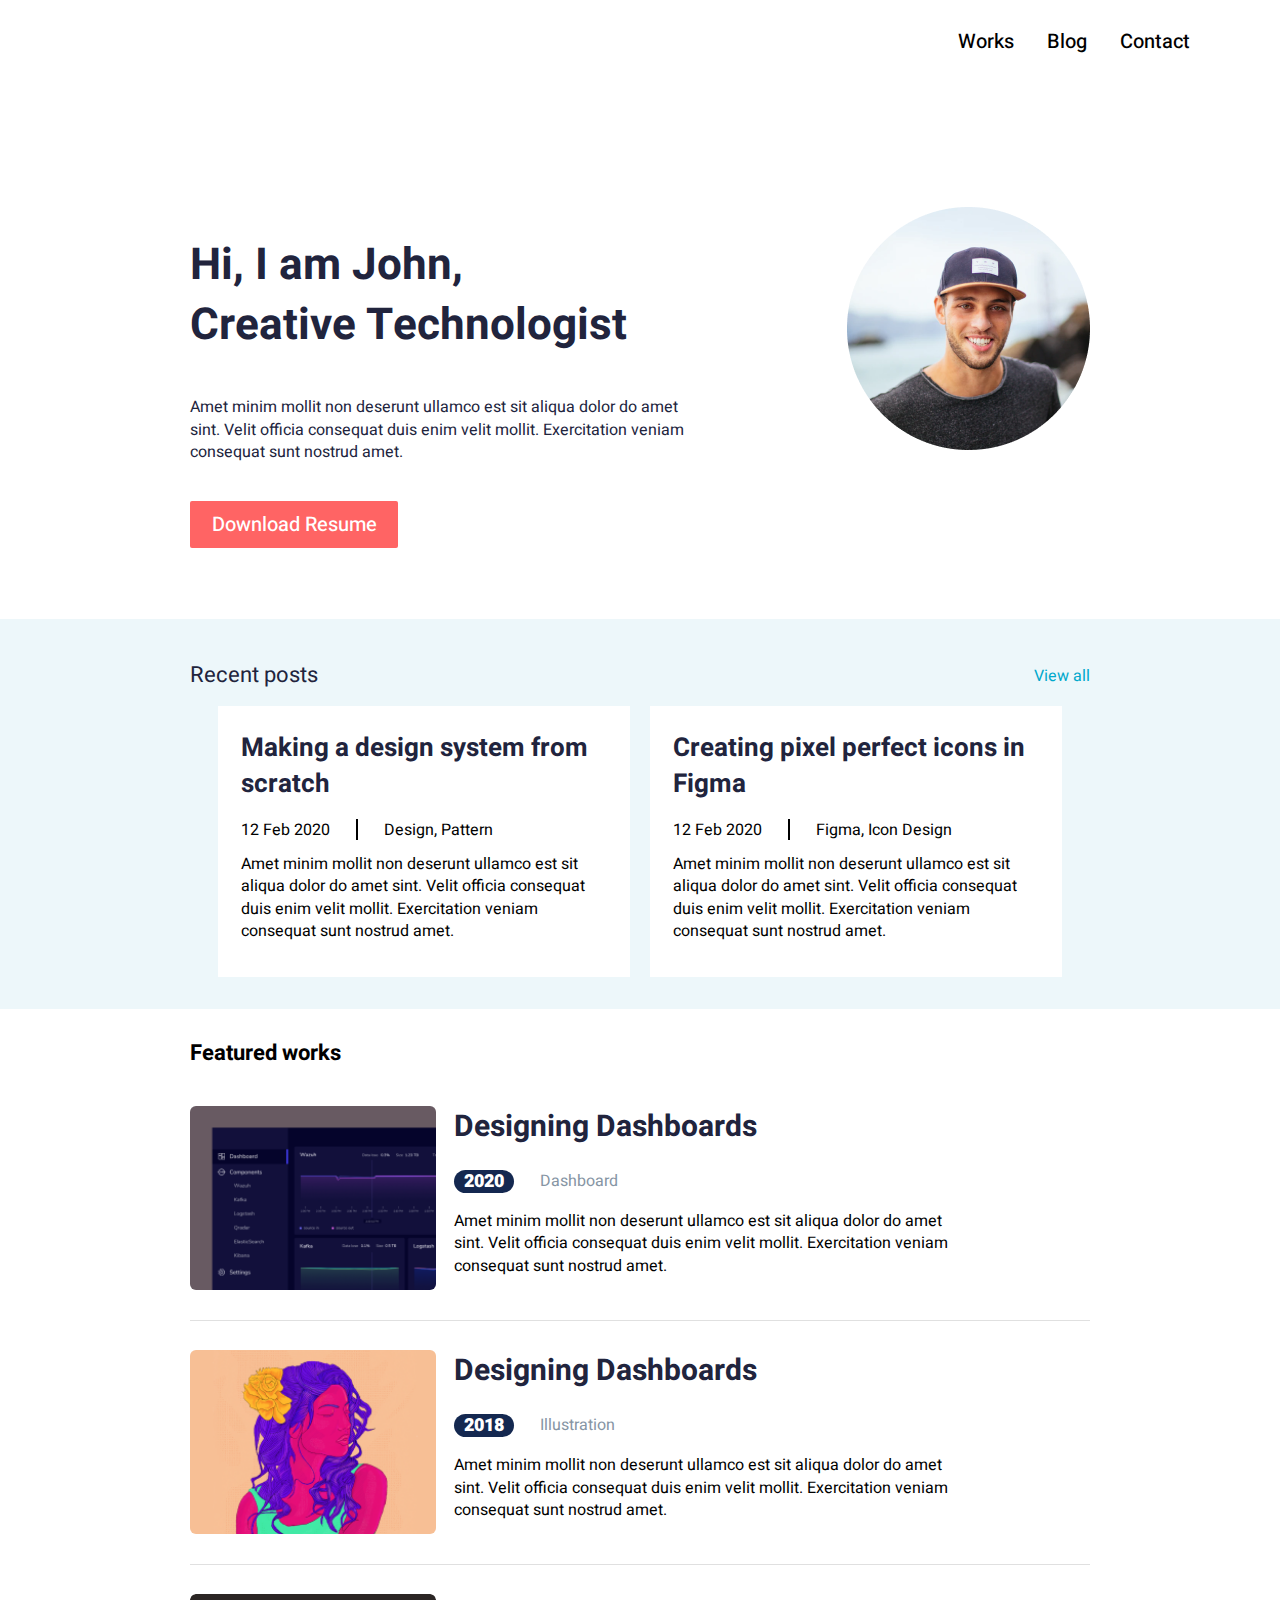
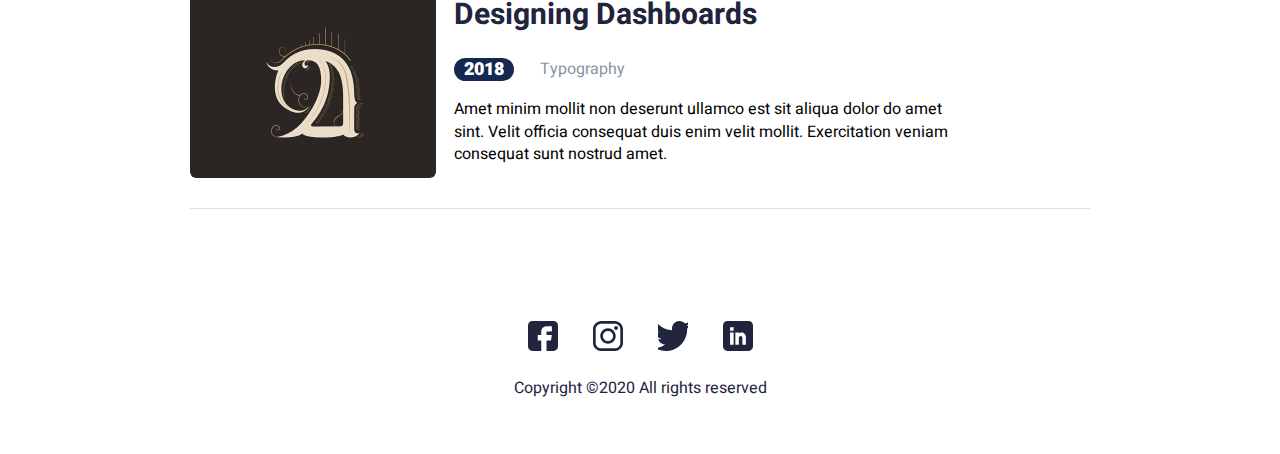
<file: index.html>
<!DOCTYPE html>
<html lang="ru">
  <head>
    <meta charset="UTF-8" />
    <meta name="viewport" content="width=device-width, initial-scale=1.0" />
    <title>John</title>
    <link rel="stylesheet" href="./styles/style.min.css" />
  </head>
  <body>
    <!-- HEADER START -->
    <header class="header">
      <div class="hedaer__container container">
        <nav class="header__nav">
          <input id="burger-toggle" type="checkbox" />
          <label for="burger-toggle">
            <span></span>
          </label>
          <ul class="nav__list">
            <li class="nav__item">
              <a href="./src/page/works.html" class="nav__link">Works</a>
            </li>
            <li class="nav__item">
              <a href="./src/page/blog.html" class="nav__link">Blog</a>
            </li>
            <li class="nav__item">
              <a href="./index.html" class="nav__link">Contact</a>
            </li>
          </ul>
        </nav>
      </div>
    </header>
    <!-- HEADER END -->
    <!-- MAIN START -->
    <main class="main">
      <section class="hero">
        <div class="hero__container container">
          <div class="hero__content">
            <h1 class="hero__title text-1">
              Hi, I am John, <br />
              Creative Technologist
            </h1>
            <p class="hero__subtitle">
              Amet minim mollit non deserunt ullamco est sit aliqua dolor do
              amet sint. Velit officia consequat duis enim velit mollit.
              Exercitation veniam consequat sunt nostrud amet.
            </p>
            <a href="#" class="hero__btn btn">Download Resume</a>
          </div>
          <img
            class="hero__images"
            src="./src/images/John-Avatar.png"
            alt="John-Avatar"
            width="243"
            height="243"
          />
        </div>
      </section>

      <section class="page">
        <div class="page__container container">
          <div class="page__box">
            <a href="#" class="page__href">Recent posts</a>
            <a href="#" class="view-all">View all</a>
          </div>
          <div class="page__content">
            <div class="page__content__box">
              <h3 class="page__content__box__title text-3">
                Making a design system from <br />
                scratch
              </h3>
              <div class="page__content__box__data">
                <p class="page__content__box__data__day">12 Feb 2020</p>
                <div class="page__divider"></div>
                <p class="page__content__box__data__text">Design, Pattern</p>
              </div>
              <p class="page__content__box__subtitle">
                Amet minim mollit non deserunt ullamco est sit aliqua dolor do
                amet sint. Velit officia consequat duis enim velit mollit.
                Exercitation veniam consequat sunt nostrud amet.
              </p>
            </div>
            <div class="page__content__box">
              <h3 class="page__content__box__title text-3">
                Creating pixel perfect icons in <br />
                Figma
              </h3>
              <div class="page__content__box__data">
                <p class="page__content__box__data__day">12 Feb 2020</p>
                <div class="page__divider"></div>
                <p class="page__content__box__data__text">Figma, Icon Design</p>
              </div>
              <p class="page__content__box__subtitle">
                Amet minim mollit non deserunt ullamco est sit aliqua dolor do
                amet sint. Velit officia consequat duis enim velit mollit.
                Exercitation veniam consequat sunt nostrud amet.
              </p>
            </div>
          </div>
        </div>
      </section>

      <section class="dashboards">
        <div class="dashboards__container container">
          <h4 class="dashboards__subtitle">Featured works</h4>
          <div class="dashboards__content">
            <div class="dashboards__content__box">
              <img
                class="dashboards__images"
                src="./src/images/dashboards-images.png"
                alt=""
              />
              <div class="content__box">
                <h2 class="content__box__title text-2">Designing Dashboards</h2>
                <div class="dashboards__info">
                  <p class="dashboards__year">2020</p>
                  <p class="dashboards__text">Dashboard</p>
                </div>
                <p class="dashboard__subtitle">
                  Amet minim mollit non deserunt ullamco est sit aliqua dolor do
                  amet sint. Velit officia consequat duis enim velit mollit.
                  Exercitation veniam consequat sunt nostrud amet.
                </p>
              </div>
            </div>
            <div class="dashboards__divider divider"></div>
            <div class="dashboards__content__box none">
              <img
                class="dashboards__images"
                src="./src/images/dashboards-images__avatar.png"
                alt=""
              />
              <div class="content__box">
                <h2 class="content__box__title text-2">Designing Dashboards</h2>
                <div class="dashboards__info">
                  <p class="dashboards__year">2018</p>
                  <p class="dashboards__text">Illustration</p>
                </div>
                <p class="dashboard__subtitle">
                  Amet minim mollit non deserunt ullamco est sit aliqua dolor do
                  amet sint. Velit officia consequat duis enim velit mollit.
                  Exercitation veniam consequat sunt nostrud amet.
                </p>
              </div>
            </div>
            <div class="dashboards__divider divider none"></div>
            <div class="dashboards__content__box none">
              <img
                class="dashboards__images"
                src="./src/images/dashboards-images__A.png"
                alt=""
              />
              <div class="content__box">
                <h2 class="content__box__title text-2">Designing Dashboards</h2>
                <div class="dashboards__info">
                  <p class="dashboards__year">2018</p>
                  <p class="dashboards__text">Typography</p>
                </div>
                <p class="dashboard__subtitle">
                  Amet minim mollit non deserunt ullamco est sit aliqua dolor do
                  amet sint. Velit officia consequat duis enim velit mollit.
                  Exercitation veniam consequat sunt nostrud amet.
                </p>
              </div>
            </div>
            <div class="dashboards__divider divider none"></div>
          </div>
        </div>
      </section>
    </main>
    <!-- MAIN END -->
    <!-- FOOTER START -->
    <footer class="footer">
      <div class="footer__container container">
        <div class="footer__social">
          <a href="" class="footer__social__link">
            <img
              src="./src/images/icon-facebook.svg"
              alt="icon-facebook"
              width="30"
              height="30"
          /></a>
          <a href="" class="footer__social__link">
            <img
              src="./src/images/icon-instagram.svg"
              alt="icon-facebook"
              width="30"
              height="30"
          /></a>
          <a href="" class="footer__social__link">
            <img
              src="./src/images/icon-twitter.svg"
              alt="icon-facebook"
              width="30"
              height="30"
          /></a>
          <a href="" class="footer__social__link">
            <img
              src="./src/images/icon-linkedin.svg"
              alt="icon-facebook"
              width="30"
              height="30"
          /></a>
        </div>
        <p class="footer__subtitle">Copyright ©2020 All rights reserved</p>
      </div>
    </footer>
    <!-- FOOTER END -->
  </body>
</html>
</file>
<file: styles/style.min.css>
/*! normalize.css v8.0.1 | MIT License | github.com/necolas/normalize.css */html{line-height:1.15;-webkit-text-size-adjust:100%}body{margin:0}main{display:block}h1{font-size:2em;margin:.67em 0}hr{-webkit-box-sizing:content-box;box-sizing:content-box;height:0;overflow:visible}pre{font-family:monospace,monospace;font-size:1em}a{background-color:rgba(0,0,0,0)}abbr[title]{border-bottom:none;text-decoration:underline;-webkit-text-decoration:underline dotted;text-decoration:underline dotted}b,strong{font-weight:bolder}code,kbd,samp{font-family:monospace,monospace;font-size:1em}small{font-size:80%}sub,sup{font-size:75%;line-height:0;position:relative;vertical-align:baseline}sub{bottom:-0.25em}sup{top:-0.5em}img{border-style:none}button,input,optgroup,select,textarea{font-family:inherit;font-size:100%;line-height:1.15;margin:0}button,input{overflow:visible}button,select{text-transform:none}button,[type=button],[type=reset],[type=submit]{-webkit-appearance:button}button::-moz-focus-inner,[type=button]::-moz-focus-inner,[type=reset]::-moz-focus-inner,[type=submit]::-moz-focus-inner{border-style:none;padding:0}button:-moz-focusring,[type=button]:-moz-focusring,[type=reset]:-moz-focusring,[type=submit]:-moz-focusring{outline:1px dotted ButtonText}fieldset{padding:.35em .75em .625em}legend{-webkit-box-sizing:border-box;box-sizing:border-box;color:inherit;display:table;max-width:100%;padding:0;white-space:normal}progress{vertical-align:baseline}textarea{overflow:auto}[type=checkbox],[type=radio]{-webkit-box-sizing:border-box;box-sizing:border-box;padding:0}[type=number]::-webkit-inner-spin-button,[type=number]::-webkit-outer-spin-button{height:auto}[type=search]{-webkit-appearance:textfield;outline-offset:-2px}[type=search]::-webkit-search-decoration{-webkit-appearance:none}::-webkit-file-upload-button{-webkit-appearance:button;font:inherit}details{display:block}summary{display:list-item}template{display:none}[hidden]{display:none}.text-1{font-family:"Heebo";font-size:4.4rem;font-weight:700;line-height:1.36}.text-2{font-family:"Heebo";font-size:3rem;font-weight:700;line-height:1.46}.text-3{font-family:"Heebo";font-size:2.6rem;font-weight:700;line-height:1.4}*,*::after,*::before{margin:0;padding:0;-webkit-box-sizing:border-box;box-sizing:border-box}*:focus{outline:2px dotted red;outline-offset:4px}html{height:100%;font-size:62.5%;scroll-behavior:smooth}ul,ol{list-style:none}a{display:inline-block;text-decoration:none}img{-o-object-fit:cover;object-fit:cover;display:-webkit-box;display:-ms-flexbox;display:flex}body{display:-webkit-box;display:-ms-flexbox;display:flex;-webkit-box-orient:vertical;-webkit-box-direction:normal;-ms-flex-direction:column;flex-direction:column;height:100%;font-size:1.6rem;font-family:"Heebo";font-weight:400;line-height:1.4}main{-webkit-box-flex:1;-ms-flex-positive:1;flex-grow:1}.divider{width:100%;height:1px;background-color:#e0e0e0;margin-bottom:2.9rem}.container{width:100%;max-width:1196px;margin-left:auto;margin-right:auto;padding-left:148px;padding-right:148px}@media screen and (max-width: 550px){.container{padding-left:32px;padding-right:31px}}@font-face{font-display:swap;font-family:"Heebo";font-style:normal;font-weight:400;src:url("../src/fonts/heebo-v26-latin-regular.woff2") format("woff2")}@font-face{font-display:swap;font-family:"Heebo";font-style:normal;font-weight:500;src:url("../src/fonts/heebo-v26-latin-500.woff2") format("woff2")}@font-face{font-display:swap;font-family:"Heebo";font-style:normal;font-weight:700;src:url("../src/fonts/heebo-v26-latin-700.woff2") format("woff2")}@font-face{font-display:swap;font-family:"Heebo";font-style:normal;font-weight:900;src:url("../src/fonts/heebo-v26-latin-900.woff2") format("woff2")}.btn{width:208px;height:47px;border-radius:2px;color:#fff;display:-webkit-box;display:-ms-flexbox;display:flex;-webkit-box-pack:center;-ms-flex-pack:center;justify-content:center;-webkit-box-align:center;-ms-flex-align:center;align-items:center;background-color:#ff6464;font-size:2rem;font-weight:500;line-height:1.5}.header{padding-top:2.7rem;padding-bottom:2.7rem}.header__nav{display:-webkit-box;display:-ms-flexbox;display:flex;-webkit-box-pack:end;-ms-flex-pack:end;justify-content:end;margin-right:-100px}.nav__list{display:-webkit-box;display:-ms-flexbox;display:flex;gap:3.3rem;-webkit-transition:.4s;transition:.4s}.nav__link{color:#000;font-size:2rem;font-weight:500;line-height:1.5}.burger__list{display:none}label{display:none}#burger-toggle{display:none}@media screen and (max-width: 550px){label{position:relative;display:block;z-index:2;height:25px;width:30px}label::after,label::before,label span{position:absolute;width:100%;height:3px;background-color:#21243d;-webkit-transition:.3s;transition:.3s}label::before{content:"";top:0}label::after{content:"";bottom:0}label span{content:"";top:11px}#burger-toggle:checked~label::after{-webkit-transform:rotate(45deg);transform:rotate(45deg);bottom:10px}#burger-toggle:checked~label::before{-webkit-transform:rotate(-45deg);transform:rotate(-45deg);top:12px}#burger-toggle:checked~label span{-webkit-transform:rotate(-45deg);transform:rotate(-45deg);top:12px}#burger-toggle:checked~.nav__list{top:0;bottom:0}.nav__list{width:100%;height:40%;position:absolute;left:0;right:32px;padding-top:50px;-webkit-box-orient:vertical;-webkit-box-direction:normal;-ms-flex-direction:column;flex-direction:column;text-align:center;top:-100vh;bottom:100vh;z-index:1;background-color:#21243d}.header{position:fixed;top:0;right:0;left:0;bottom:0;padding-bottom:3.3rem}.header__nav{margin-right:0}.burger__list{display:block}.nav__link{color:#fff}}.footer{padding-top:4.1rem}.footer__container{display:-webkit-box;display:-ms-flexbox;display:flex;-webkit-box-orient:vertical;-webkit-box-direction:normal;-ms-flex-direction:column;flex-direction:column;-webkit-box-align:center;-ms-flex-align:center;align-items:center;-webkit-box-pack:center;-ms-flex-pack:center;justify-content:center}.footer__social{display:-webkit-box;display:-ms-flexbox;display:flex;gap:3.5rem;margin-bottom:2.6rem}.footer__subtitle{color:#21243d;margin-bottom:5.4rem}.hero{padding-top:12.3rem;padding-bottom:7.1rem}.hero__container{display:-webkit-box;display:-ms-flexbox;display:flex}.hero__content{width:100%;max-width:497px}.hero__title{color:#21243d;margin-bottom:4rem}.hero__subtitle{color:#21243d;margin-bottom:3.8rem}.hero__images{background-size:contain;margin-left:auto}@media screen and (max-width: 550px){.hero{padding-top:100px;padding-bottom:5.9rem}.hero__container{width:100%;-webkit-box-orient:vertical;-webkit-box-direction:reverse;-ms-flex-direction:column-reverse;flex-direction:column-reverse}.hero__content{display:-webkit-box;display:-ms-flexbox;display:flex;-webkit-box-orient:vertical;-webkit-box-direction:normal;-ms-flex-direction:column;flex-direction:column;-webkit-box-align:center;-ms-flex-align:center;align-items:center}.hero__title{text-align:center;margin-bottom:2.1rem;width:100%;max-width:312px;font-size:3.2rem;line-height:1.25}.hero__subtitle{width:100%;max-width:328px;text-align:center}.hero__images{margin-left:auto;margin-right:auto}.hero__btn{margin-left:auto;margin-right:auto}}.page{padding-top:2.7rem;padding-bottom:3.2rem;background-color:#edf7fa}.page__box{display:-webkit-box;display:-ms-flexbox;display:flex;-webkit-box-pack:justify;-ms-flex-pack:justify;justify-content:space-between;-webkit-box-align:center;-ms-flex-align:center;align-items:center}.page__href{font-size:2.2rem;line-height:2.7;color:#21243d}.view-all{color:#00a8cc}.page__content{display:-webkit-box;display:-ms-flexbox;display:flex;gap:2rem;-webkit-box-pack:center;-ms-flex-pack:center;justify-content:center}.page__content__box{background-color:#fff;padding:24px 21px 7px 23px}.page__content__box__title{width:100%;max-width:372px;margin-bottom:1.7rem;color:#21243d}.page__content__box__data{display:-webkit-box;display:-ms-flexbox;display:flex;margin-bottom:1.1rem}.page__divider{width:1.5px;height:21px;background-color:#000;margin-left:2.6rem}.page__content__box__data__text{margin-left:2.6rem}.page__content__box__subtitle{width:100%;height:117px;max-width:368px}@media screen and (max-width: 550px){.page__box{-webkit-box-pack:center;-ms-flex-pack:center;justify-content:center}.view-all{display:none}.page__content{-webkit-box-orient:vertical;-webkit-box-direction:normal;-ms-flex-direction:column;flex-direction:column}.page__content__box__title{font-size:2.2rem}}.dashboards{padding-top:1.5rem;padding-bottom:4.2rem}.dashboards__subtitle{height:6rem;margin-bottom:2.2rem;font-size:2.2rem;line-height:2.7}.dashboards__content{display:-webkit-box;display:-ms-flexbox;display:flex;-webkit-box-orient:vertical;-webkit-box-direction:normal;-ms-flex-direction:column;flex-direction:column}.dashboards__content__box{display:-webkit-box;display:-ms-flexbox;display:flex;gap:1.8rem}.dashboards__images{width:246px;height:184px;border-radius:6px}.content__box__title{margin-bottom:2rem;color:#21243d}.dashboards__info{margin-bottom:1.7rem;display:-webkit-box;display:-ms-flexbox;display:flex;gap:2.6rem}.dashboards__year{border-radius:16px;color:#fff;background-color:#142850;font-weight:900;font-size:1.8rem;line-height:1.3;padding-left:1rem;padding-right:1rem}.dashboards__text{color:#8695a4}.dashboard__subtitle{width:100%;height:93px;max-width:507px;margin-bottom:1.7rem}@media screen and (max-width: 550px){.dashboards__images{width:100%;height:100%}.content__box__title{font-size:2.4rem;line-height:1.25}.dashboards__content__box{-webkit-box-orient:vertical;-webkit-box-direction:normal;-ms-flex-direction:column;flex-direction:column}.none{display:none}}.blog__hero__title{color:#21243d;margin-bottom:5.5rem}.blog__hero__box__title{color:#21243d}.blog__hero__box__date{display:-webkit-box;display:-ms-flexbox;display:flex;gap:2rem;margin-bottom:6px}.blog__hero__box__divider{width:1px;height:21px;background-color:#000}.blog__hero__box__text{color:#8695a4}.blog__hero__box__subtitle{color:#21243d;margin-bottom:2.9rem}@media screen and (max-width: 550px){.blog__hero__title{margin-top:100px;font-size:2.6rem}}.Work__title{margin-top:100px;font-family:"Heebo";font-size:4.4rem;font-weight:700;line-height:1.36;color:#21243d}.active{color:#ff6464}body{-webkit-box-sizing:border-box;box-sizing:border-box}/*# sourceMappingURL=style.min.css.map */
</file>
